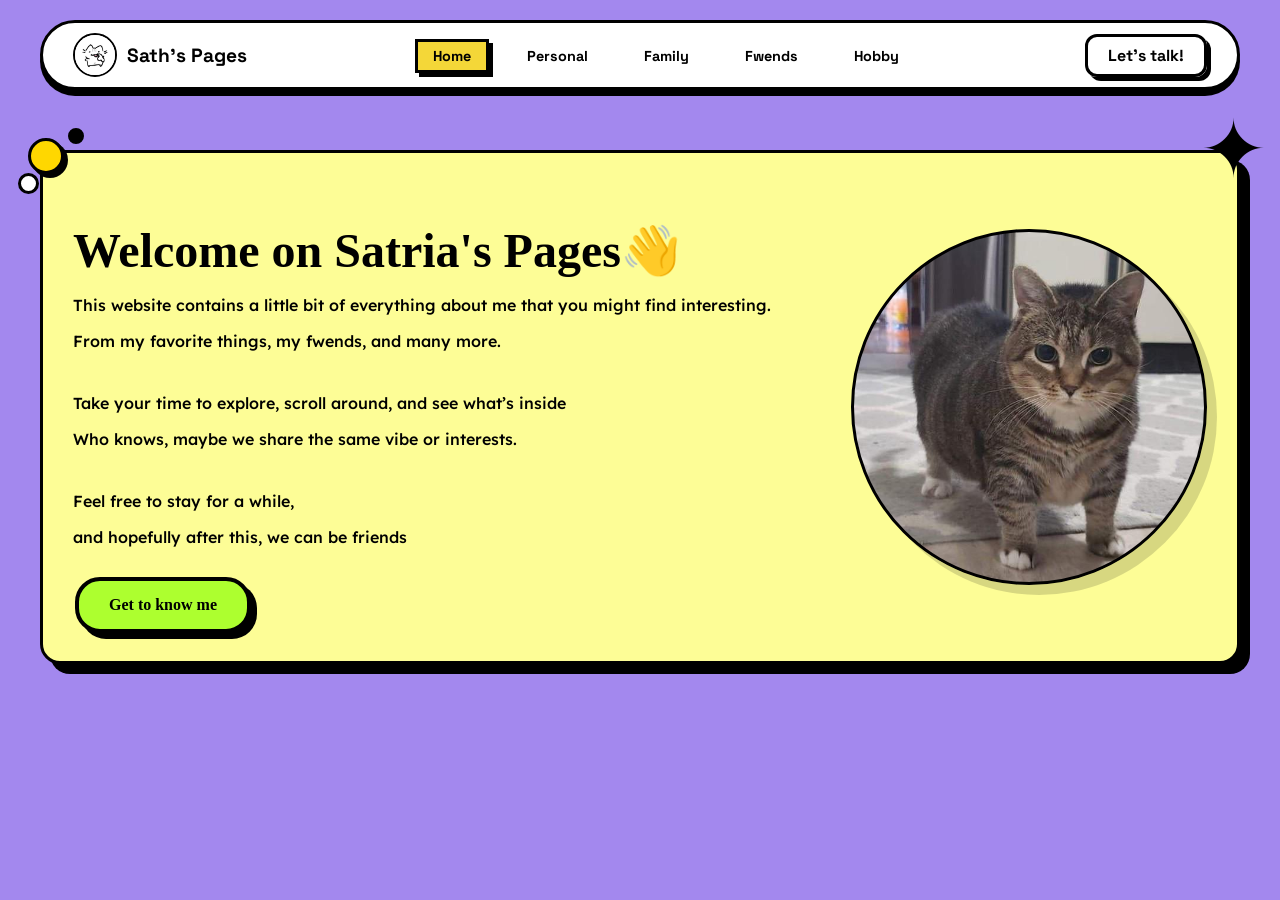
<file: SatriaAjiNursahid_IT2B_TB1/index.html>
<!DOCTYPE html>
<html lang="id">

<head>
  <meta charset="UTF-8" />
  <meta name="viewport" content="width=device-width, initial-scale=1.0" />
  <link rel="stylesheet" href="style.css">
  <link href="https://fonts.googleapis.com/css2?family=Space+Grotesk:wght@400;700&family=Lexend:wght@400;800&display=swap" rel="stylesheet">
  <title>Satria Aji Nursahid</title>

  <style>
    h2 {
      font-size: 3rem;
      margin-bottom: 10px;
    }

    body {
      overflow-x: hidden;
    }

    p {
      font-family: 'Lexend', sans-serif;
      font-weight: 500;
      color: #000000;
      margin-bottom: 1rem;
    }

    /* Animasi Putar & Skala untuk Sparkle */
    @keyframes sparkle-dance {
      0% { transform: rotate(0deg) scale(1); }
      50% { transform: rotate(180deg) scale(1.3); color: #a388ee; }
      100% { transform: rotate(360deg) scale(1); }
    }

    /* Animasi Denyut untuk Dot Kecil */
    @keyframes dot-pulse {
      0% { transform: scale(1); }
      50% { transform: scale(1.4); }
      100% { transform: scale(1); }
    }

    /* Styling & Animasi Sparkle */
    .sparkle {
      position: absolute;
      top: -50px;
      right: -30px;
      font-size: 5rem;
      color: #000;
      animation: sparkle-dance 4s linear infinite;
      cursor: default;
      user-select: none;
      transition: color 0.3s ease;
    }

    /* Reaksi Sparkle saat Card dihover */
    .card:hover .sparkle {
      color: #FF5733;
    }

    /* Styling & Animasi Dots */
    .dot {
      position: absolute;
      border: 3px solid #000;
      border-radius: 50%;
      animation: dot-pulse 3s ease-in-out infinite;
    }

    .dot1 { top: -15px; left: -15px; width: 30px; height: 30px; background: #FFD700; animation-delay: 0s; }
    .dot2 { top: 20px; left: -25px; width: 15px; height: 15px; background: #fff; animation-delay: 0.5s; }
    .dot3 { top: -25px; left: 25px; width: 10px; height: 10px; background: #000; animation-delay: 1s; }

    /* Interaksi pada Tombol */
    .btn-personal {
      display: inline-block;
      margin-top: 20px;
      padding: 15px 30px;
      background-color: greenyellow;
      color: #000;
      text-decoration: none;
      font-weight: 800;
      border: 4px solid #000;
      box-shadow: 6px 6px 0px #000;
      transition: all 0.2s active;
    }

    .btn-personal:hover {
      transform: translate(-4px, -4px);
      box-shadow: 10px 10px 0px #000;
      background-color: #a388ee;
      color: black;
    }

    /* Efek Card Utama Hover*/
    .card {
      position: relative;
      transition: transform 0.3s cubic-bezier(0.175, 0.885, 0.32, 1.275);
    }

    .card:hover {
      transform: scale(1.01);
    }
    
/* Tambahan untuk Navbar */
.nav-menu ul {
  list-style: none;
  display: flex;
  gap: 20px;
  padding: 0;
}

.nav-menu ul li a {
  text-decoration: none;
  color: #000;
  font-family: 'Space Grotesk', sans-serif;
  font-weight: 700;
  padding: 5px 15px;
  border: 3px solid transparent;
  transition: all 0.2s;
}

/* Style Kotak Kuning untuk Menu Active */
.nav-menu ul li a.active {
  background: #F4D738;
  border: 3px solid #000;
  box-shadow: 4px 4px 0px #000;
  color: #000;
}

  </style>
</head>

<body>

  <body>
    <header class="neo-header">
      <div class="header-container">
        <div class="logo">
          <img src="src/Kucing putih.jpg" alt="logo">
      <span>Sath's Pages</span>
      </div>
    
    <nav class="nav-menu">
      <ul>
        <li><a href="./index.html" class="active">Home</a></li>
        <li><a href="./personal.html">Personal</a></li>
        <li><a href="./keluarga.html">Family</a></li>
        <li><a href="./teman.html">Fwends</a></li>
        <li><a href="./hobi.html">Hobby</a></li>
      </ul>
    </nav>

        <div class="header-actions">
          <a href="https://instagram.com/sathphire_" class="btn-cta">Let's talk!</a>
        </div>
      </div>
    </header>

    <div class="main-content">
      <div class="card">
        <div class="card-text">
          <h2>Welcome on Satria's Pages👋</h2>
          <p>This website contains a little bit of everything about me that you might find interesting.</p>
          <p>From my favorite things, my fwends, and many more.</p>
          <br>
          <p>Take your time to explore, scroll around, and see what’s inside</p>
          <p>Who knows, maybe we share the same vibe or interests.</p>
          <br>
          <p>Feel free to stay for a while,</p>
          <p>and hopefully after this, we can be friends</p>
          <a href="./personal.html" class="btn-personal">Get to know me</a>
          <div class="dot dot1"></div>
          <div class="dot dot2"></div>
          <div class="dot dot3"></div>
        </div>

        <div class="card-profile">
          <div class="circle"></div>
        </div>

        <div class="sparkle">✦</div>
      </div>
    </div>

  </body>

</html>
</file>
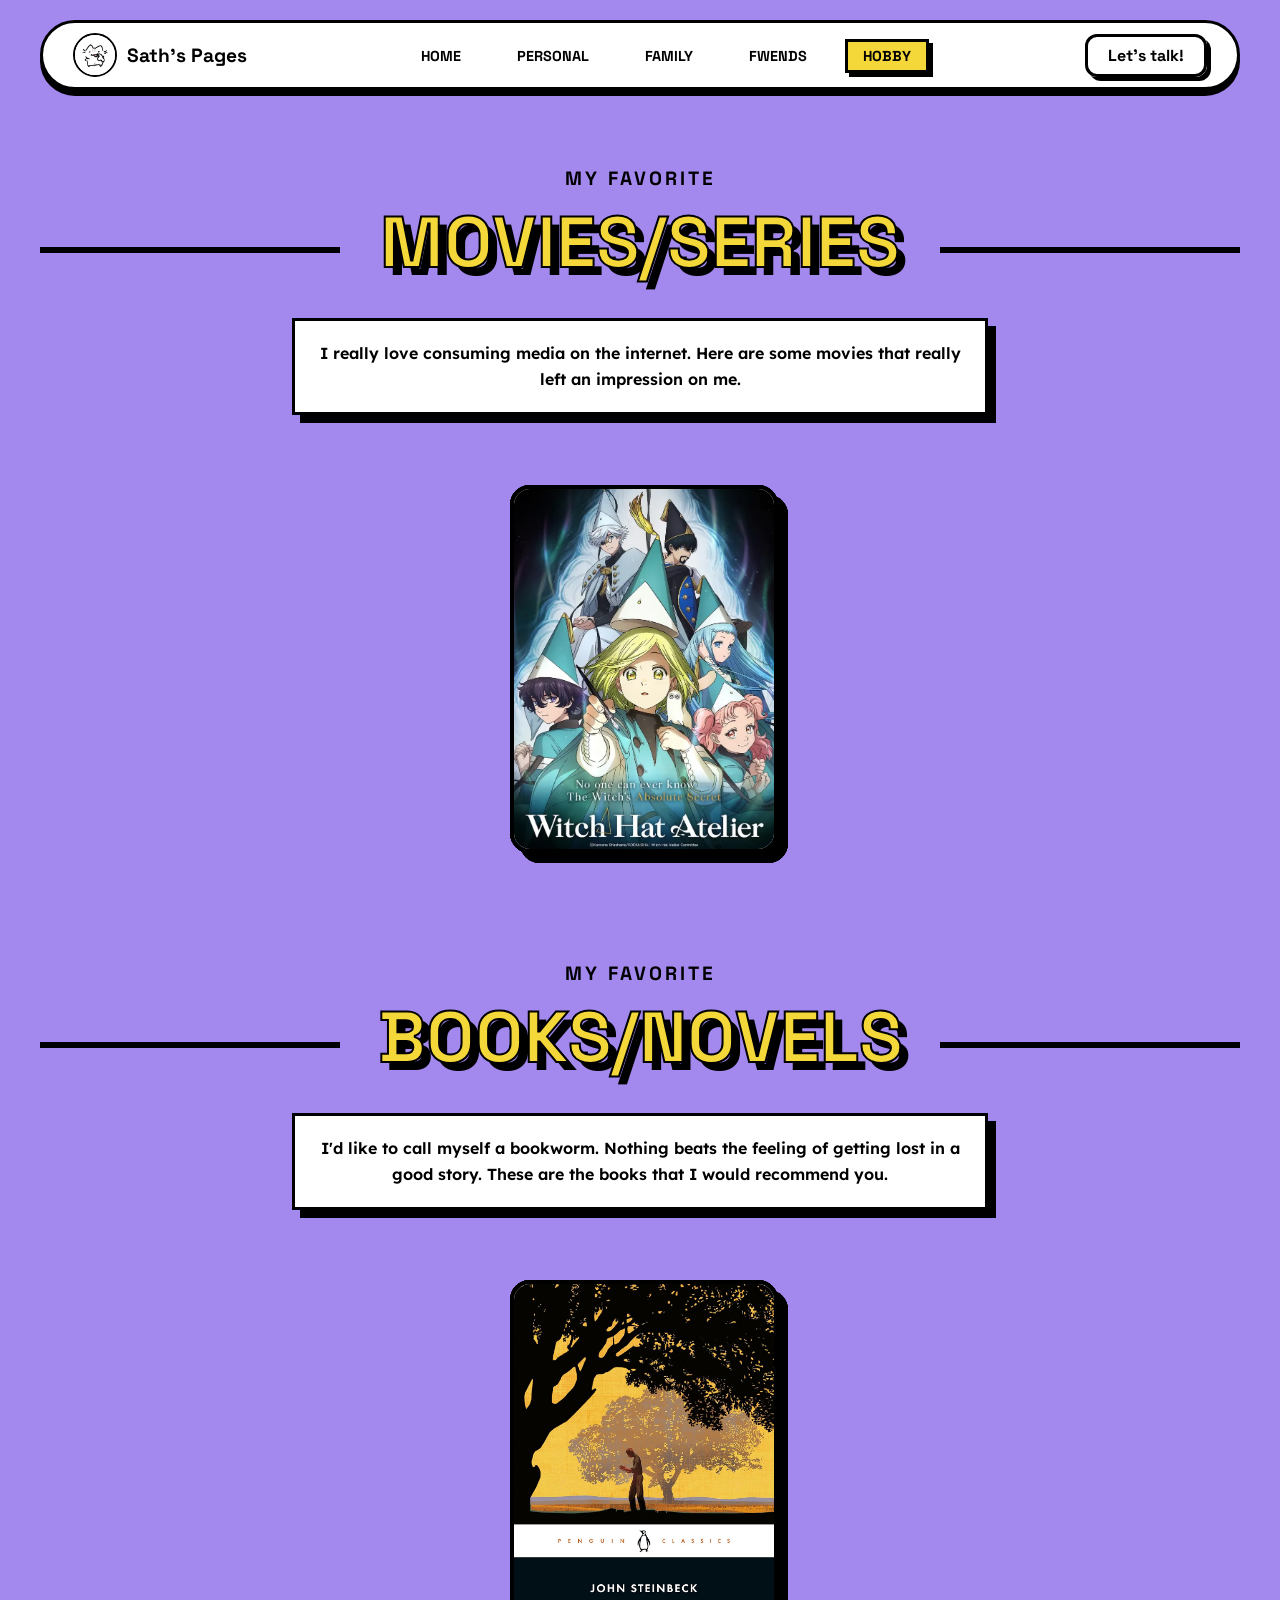
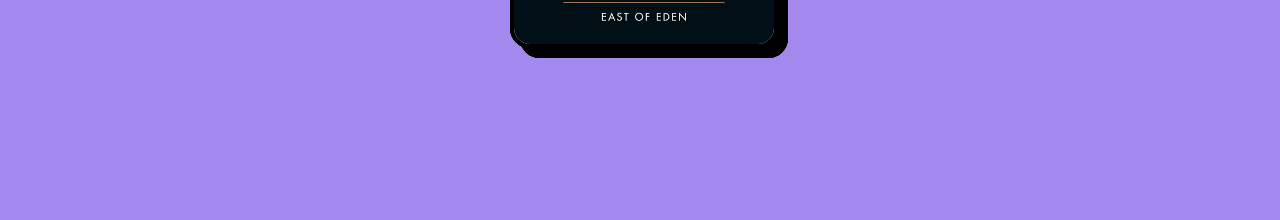
<file: SatriaAjiNursahid_IT2B_TB1/hobi.html>
<!DOCTYPE html>
<html lang="id">

<head>
  <meta charset="UTF-8" />
  <meta name="viewport" content="width=device-width, initial-scale=1.0" />
  <link rel="stylesheet" href="style.css">
  <link href="https://fonts.googleapis.com/css2?family=Space+Grotesk:wght@400;700;800&family=Lexend:wght@400;600;800&display=swap" rel="stylesheet">
  <title>Satria Aji Nursahid | Hobby</title>

  <style>
    :root {
      --bg-color: #a388ee;
      --accent-color: #F4D738;
      --text-dark: #000000;
      --card-white: #ffffff;
      --stroke-width: 3px;
      --font-heading: 'Space Grotesk', sans-serif;
      --font-body: 'Lexend', sans-serif;
    }

    body {
      background-color: var(--bg-color);
      margin: 0;
      color: var(--text-dark);
      font-family: var(--font-body);
    }

    .main-content {
      padding: 60px 20px;
      max-width: 1200px;
      margin: 0 auto;
    }

    /* Section Styling */
    .hobby-section {
      padding-bottom: 100px;
      overflow: hidden;
      margin-top: -20px;
    }

    .section-title {
      text-align: center;
      font-family: var(--font-heading);
      font-weight: 700;
      text-transform: uppercase;
      margin-bottom: 5px;
      font-size: 1.2rem;
      letter-spacing: 3px;
    }

    .section-title1 {
      text-align: center;
      margin-top: 0;
      margin-bottom: 30px;
      font-family: var(--font-heading);
      font-weight: 800;
      font-size: clamp(2rem, 8vw, 4.5rem); 
      text-transform: uppercase;
      position: relative;
      color: var(--accent-color);
      -webkit-text-stroke: 2px var(--text-dark);
      text-shadow: 8px 8px 0px var(--text-dark);
    }

    /* Garis Dekorasi Samping */
    .section-title1::before, .section-title1::after {
      content: '';
      width: 25%;
      height: 6px;
      background: var(--text-dark);
      position: absolute;
      top: 55%;
      display: none;
    }

    @media (min-width: 1024px) {
      .section-title1::before, .section-title1::after { display: block; }
      .section-title1::before { left: 0; }
      .section-title1::after { right: 0; }
    }

    /* Deskripsi Box */
    .hobby-desc {
      text-align: center;
      max-width: 650px;
      margin: 0 auto 50px auto;
      background: var(--card-white);
      padding: 20px;
      border: var(--stroke-width) solid var(--text-dark);
      box-shadow: 8px 8px 0px var(--text-dark);
      font-weight: 600;
      line-height: 1.6;
      font-family: var(--font-body);
    }

    /* Carousel Logic */
    .carousel-container {
      display: flex;
      justify-content: center;
      align-items: center;
      height: 400px;
      perspective: 1200px;
    }

    .carousel-wrapper {
      position: relative;
      width: 260px;
      height: 360px;
      transform-style: preserve-3d;
    }

    .carousel-wrapper:hover .carousel-item {
      animation-play-state: paused;
    }

    .carousel-item {
      position: absolute;
      width: 100%;
      height: 100%;
      border: 4px solid var(--text-dark);
      background: var(--card-white);
      border-radius: 20px;
      overflow: hidden;
      box-shadow: 10px 10px 0px var(--text-dark);
      animation: slide-auto 18s infinite linear;
      transition: all 0.3s cubic-bezier(0.175, 0.885, 0.32, 1.275);
    }

    .carousel-item img {
      width: 100%;
      height: 100%;
      object-fit: cover;
    }

    /* Overlay Judul saat Hover */
    .carousel-item::after {
      content: attr(data-name);
      position: absolute;
      bottom: 0;
      left: 0;
      width: 100%;
      background: var(--accent-color);
      color: var(--text-dark);
      padding: 15px 5px;
      font-family: var(--font-heading);
      font-weight: 800;
      text-transform: uppercase;
      text-align: center;
      border-top: 4px solid var(--text-dark);
      transform: translateY(100%);
      transition: transform 0.1s ease;
      font-size: 0.9rem;
    }

    .carousel-item:hover::after { transform: translateY(0); }
    .carousel-item:hover { box-shadow: 15px 15px 0px var(--text-dark); }

    @keyframes slide-auto {
      0%, 100% { transform: translateX(0) scale(1.2); z-index: 5; opacity: 1; border-color: var(--accent-color); }
      20% { transform: translateX(135%) scale(0.85); opacity: 0.8; z-index: 2; border-color: var(--text-dark); }
      40% { transform: translateX(270%) scale(0.7); opacity: 0.3; z-index: 1; }
      60% { transform: translateX(-270%) scale(0.7); opacity: 0.3; z-index: 1; }
      80% { transform: translateX(-135%) scale(0.85); opacity: 0.8; z-index: 2; }
    }

    .carousel-item:nth-child(1) { animation-delay: 0s; }
    .carousel-item:nth-child(2) { animation-delay: -3.6s; }
    .carousel-item:nth-child(3) { animation-delay: -7.2s; }
    .carousel-item:nth-child(4) { animation-delay: -10.8s; }
    .carousel-item:nth-child(5) { animation-delay: -14.4s; }

    /* Navbar Styling */
    .nav-menu ul {
      list-style: none;
      display: flex;
      gap: 20px;
      padding: 0;
    }

    .nav-menu ul li a {
      text-decoration: none;
      color: #000;
      font-family: var(--font-heading);
      font-weight: 800;
      text-transform: uppercase;
      font-size: 0.9rem;
      padding: 5px 15px;
      border: 3px solid transparent; 
      transition: all 0.2s;
    }

    .nav-menu ul li a.active {
      background: var(--accent-color);
      border: 3px solid #000;
      box-shadow: 4px 4px 0px #000;
      color: #000;
    }
  </style>
</head>

<body>

  <header class="neo-header">
    <div class="header-container">
      <div class="logo">
        <img src="src/Kucing putih.jpg" alt="logo">
        <span>Sath's Pages</span>
      </div>
      <nav class="nav-menu">
        <ul>
          <li><a href="./index.html">Home</a></li>
          <li><a href="./personal.html">Personal</a></li>
          <li><a href="./keluarga.html">Family</a></li>
          <li><a href="./teman.html">Fwends</a></li>
          <li><a href="./hobi.html" class="active">Hobby</a></li>
        </ul>
      </nav>
      <div class="header-actions">
        <a href="https://instagram.com/sathphire_" class="btn-cta">Let's talk!</a>
      </div>
    </div>
  </header>

  <main class="main-content">
    
    <section class="hobby-section">
      <h2 class="section-title">My Favorite</h2>
      <h1 class="section-title1">Movies/Series</h1>
      <div class="hobby-desc">
        I really love consuming media on the internet. Here are some movies that really left an impression on me.
      </div>

      <div class="carousel-container">
        <div class="carousel-wrapper">
          <div class="carousel-item" data-name="Sousou no Frieren"><img src="src/Sousou No Frieren.webp" alt="1"></div>
          <div class="carousel-item" data-name="A Man Called Otto"><img src="src/A man called Otto.webp" alt="2"></div>
          <div class="carousel-item" data-name="Everything Everywhere All At Once"><img src="src/Everything everywhere all at once.jpg" alt="3"></div>
          <div class="carousel-item" data-name="Monster"><img src="src/Monsters.webp" alt="4"></div>
          <div class="carousel-item" data-name="Witch Hat Atelier"><img src="src/Witch Hat Atelier.webp" alt="5"></div>
        </div>
      </div>
    </section>

    <section class="hobby-section">
      <h2 class="section-title">My Favorite</h2>
      <h1 class="section-title1">Books/Novels</h1>
      <div class="hobby-desc">
        I'd like to call myself a bookworm. Nothing beats the feeling of getting lost in a good story. These are the books that I would recommend you.
      </div>

      <div class="carousel-container">
        <div class="carousel-wrapper">
          <div class="carousel-item" data-name="The Brothers Karamazov"><img src="src/TBK.jpg" alt="1"></div>
          <div class="carousel-item" data-name="Meniti Bianglala"><img src="src/Meniti Bianglala.jpg" alt="2"></div>
          <div class="carousel-item" data-name="Catcher in the Rye"><img src="src/The Catcher in the rye.webp" alt="3"></div>
          <div class="carousel-item" data-name="Katabasis"><img src="src/Katabasis.jpg" alt="4"></div>
          <div class="carousel-item" data-name="East of Eden"><img src="src/East of Eden.jpg" alt="5"></div>
        </div>
      </div>
    </section>

  </main>

</body>
</html>
</file>
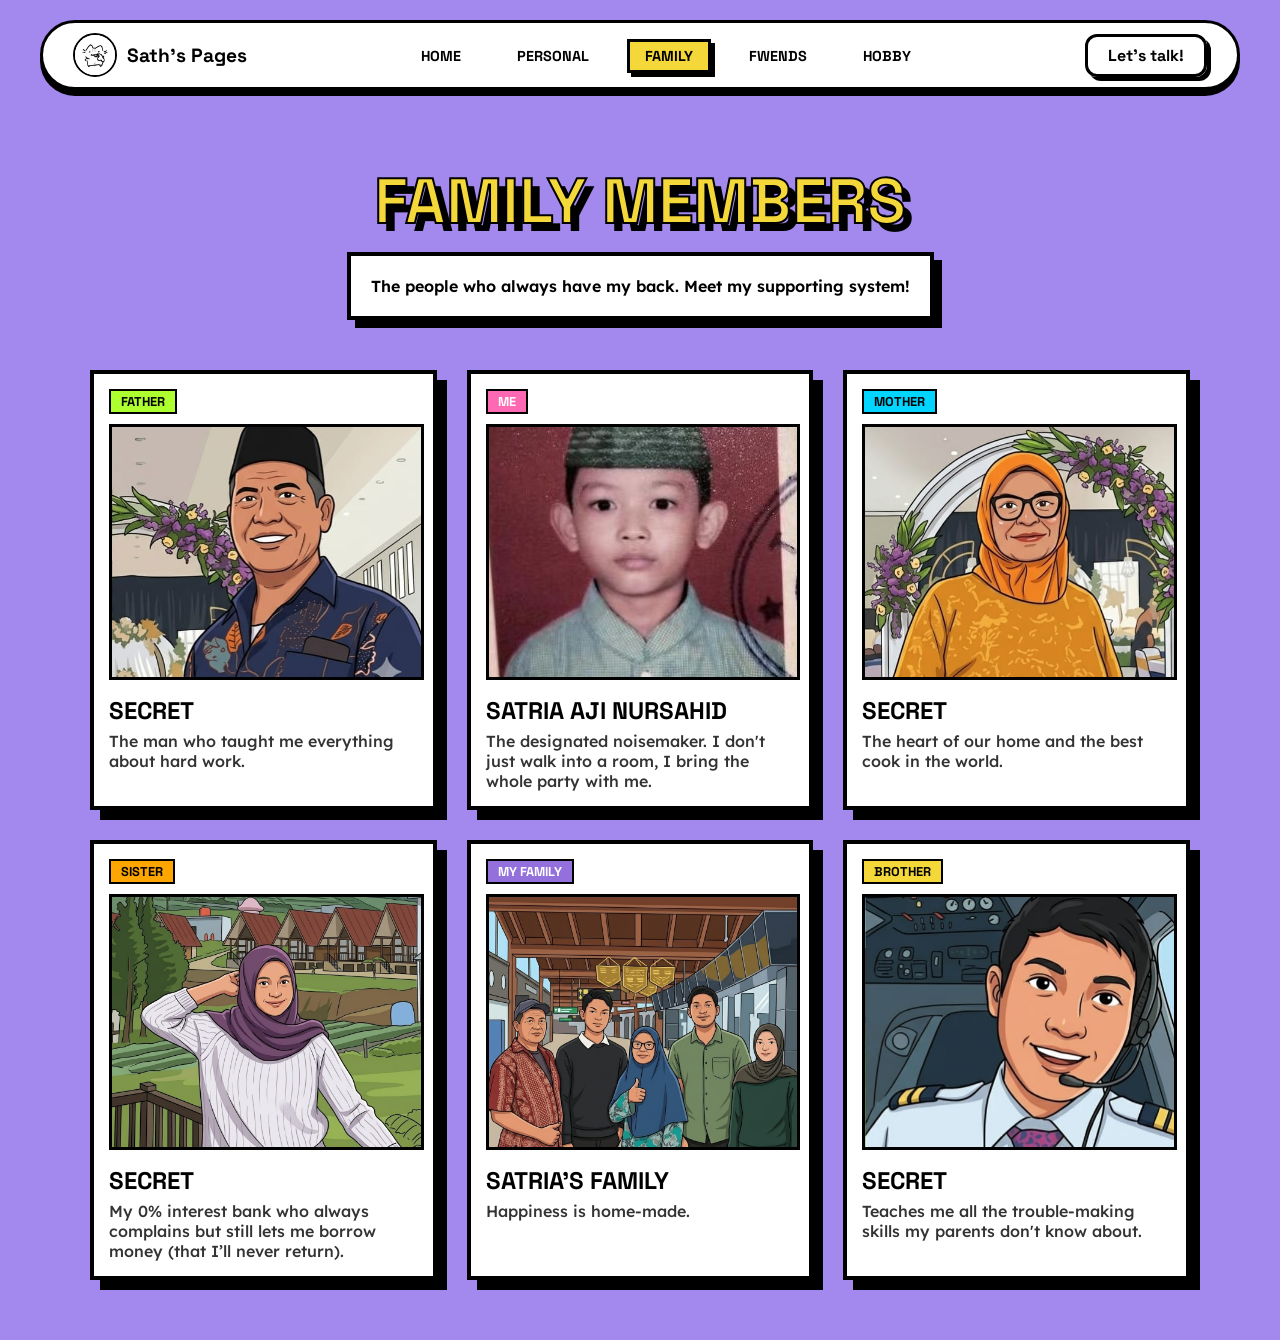
<file: SatriaAjiNursahid_IT2B_TB1/keluarga.html>
<!DOCTYPE html>
<html lang="id">

<head>
  <meta charset="UTF-8" />
  <meta name="viewport" content="width=device-width, initial-scale=1.0" />
  <link rel="stylesheet" href="style.css">
  <link href="https://fonts.googleapis.com/css2?family=Space+Grotesk:wght@400;700;800&family=Lexend:wght@400;500;600;800&display=swap" rel="stylesheet">
  <title>Satria Aji Nursahid | Family</title>

  <style>
    /* Penyamaan Font & Warna agar Sejenis */
    :root {
      --bg-color: #A388EE;
      --accent-color: #F4D738;
      --text-dark: #000000;
      --font-heading: 'Space Grotesk', sans-serif;
      --font-body: 'Lexend', sans-serif;
    }

    /* Reset & Base */
    body {
      overflow-x: hidden;
      margin: 0;
      background-color: var(--bg-color);
      font-family: var(--font-body);
    }

    .main-content {
      padding: 60px 20px;
      max-width: 1100px;
      margin: 0 auto;
    }

    /* NAVBAR */
    .nav-menu ul {
      list-style: none;
      display: flex;
      gap: 20px;
      padding: 0;
    }

    .nav-menu ul li a {
      text-decoration: none;
      color: #000;
      font-family: var(--font-heading);
      font-weight: 800; 
      text-transform: uppercase;
      font-size: 0.9rem;
      padding: 5px 15px;
      border: 3px solid transparent;
      transition: all 0.2s;
    }

    .nav-menu ul li a.active {
      background: var(--accent-color);
      border: 3px solid #000;
      box-shadow: 4px 4px 0px #000;
      color: black;
    }

    /* HEADER SECTION */
    .family-header {
      text-align: center;
      margin-bottom: 50px;
    }

    .family-header h1 {
      font-family: var(--font-heading);
      font-weight: 800;
      font-size: clamp(2.5rem, 8vw, 4rem);
      color: var(--accent-color);
      -webkit-text-stroke: 2px #000;
      text-shadow: 8px 8px 0px #000;
      text-transform: uppercase;
      margin-bottom: 10px;
      margin-top: -10px;
    }

    .intro-box {
      background: #fff;
      border: 4px solid #000;
      padding: 20px;
      display: inline-block;
      box-shadow: 8px 8px 0px #000;
      font-family: var(--font-body);
      font-weight: 600;
    }

    /* FAMILY GRID */
    .family-grid {
      display: grid;
      grid-template-columns: repeat(auto-fit, minmax(300px, 1fr));
      gap: 30px;
      margin-top: 40px;
    }

    .family-card {
      background: #fff;
      border: 4px solid #000;
      padding: 15px;
      box-shadow: 10px 10px 0px #000;
      transition: transform 0.3s ease;
    }

    .family-card:hover {
      transform: translateY(-10px) rotate(2deg);
    }

    .photo-frame {
      width: 100%;
      height: 250px;
      border: 3px solid #000;
      overflow: hidden;
      margin-bottom: 15px;
      background: #eee;
    }

    .photo-frame img {
      width: 100%;
      height: 100%;
      object-fit: cover;
    }

    .family-info h3 {
      font-family: var(--font-heading);
      font-weight: 800;
      margin: 0;
      font-size: 1.5rem;
      text-transform: uppercase;
      color: #000;
    }

    .family-info p {
      font-family: var(--font-body);
      font-weight: 500;
      margin: 5px 0 0;
      color: #333;
    }

    .tag-relation {
      display: inline-block;
      background: greenyellow;
      padding: 2px 10px;
      border: 2px solid #000;
      font-family: var(--font-heading);
      font-weight: 800;
      font-size: 0.8rem;
      margin-bottom: 10px;
      text-transform: uppercase;
    }

    /* DECORATION */
    .star {
      font-size: 2rem;
      margin-bottom: 10px;
      display: inline-block;
    }

  </style>
</head>

<body>

  <header class="neo-header">
    <div class="header-container">
      <div class="logo">
        <img src="src/Kucing putih.jpg" alt="logo">
        <span>Sath's Pages</span>
      </div>
    
      <nav class="nav-menu">
        <ul>
          <li><a href="./index.html">Home</a></li>
          <li><a href="./personal.html">Personal</a></li>
          <li><a href="./keluarga.html" class="active">Family</a></li>
          <li><a href="./teman.html">Fwends</a></li>
          <li><a href="./hobi.html">Hobby</a></li>
        </ul>
      </nav>

      <div class="header-actions">
        <a href="https://instagram.com/sathphire_" class="btn-cta">Let's talk!</a>
      </div>
    </div>
  </header>

  <main class="main-content">
    <section class="family-header">
      <h1>Family Members</h1>
      <div class="intro-box">
        The people who always have my back. Meet my supporting system!
      </div>
    </section>

    <div class="family-grid">
      <div class="family-card">
        <div class="tag-relation">Father</div>
        <div class="photo-frame">
          <img src="src/Dad.jpeg" alt="Ayah Satria">
        </div>
        <div class="family-info">
          <h3>Secret</h3>
          <p>The man who taught me everything about hard work.</p>
        </div>
      </div>

      <div class="family-card">
        <div class="tag-relation" style="background: #ff69b4; color: #fff;">Me</div>
        <div class="photo-frame">
          <img src="src/Sath Child.jpeg" alt="Me">
        </div>
        <div class="family-info">
          <h3>Satria Aji Nursahid</h3>
          <p>The designated noisemaker. I don't just walk into a room, I bring the whole party with me.</p>
        </div>
      </div>

      <div class="family-card">
        <div class="tag-relation" style="background: #00d4ff;">Mother</div>
        <div class="photo-frame">
          <img src="src/Mom.jpeg" alt="Ibu Satria">
        </div>
        <div class="family-info">
          <h3>Secret</h3>
          <p>The heart of our home and the best cook in the world.</p>
        </div>
      </div>

      <div class="family-card">
        <div class="tag-relation" style="background: #ffa500;">Sister</div>
        <div class="photo-frame">
          <img src="src/Sister.jpeg" alt="Kakak Satria">
        </div>
        <div class="family-info">
          <h3>Secret</h3>
          <p>My 0% interest bank who always complains but still lets me borrow money (that I’ll never return).</p>
        </div>
      </div>

      <div class="family-card">
        <div class="tag-relation" style="background: #9370db; color: #fff;">My Family</div>
        <div class="photo-frame">
          <img src="src/FamilyPhoto.jpeg" alt="Satria's Family">
        </div>
        <div class="family-info">
          <h3>Satria's Family</h3>
          <p>Happiness is home-made.</p>
        </div>
      </div>

      <div class="family-card">
        <div class="tag-relation" style="background: #F4D738;">Brother</div>
        <div class="photo-frame">
          <img src="src/Brother.jpeg" alt="Brother">
        </div>
        <div class="family-info">
          <h3>Secret</h3>
          <p>Teaches me all the trouble-making skills my parents don't know about.</p>
        </div>
      </div>
    </div>
  </main>

</body>
</html>
</file>
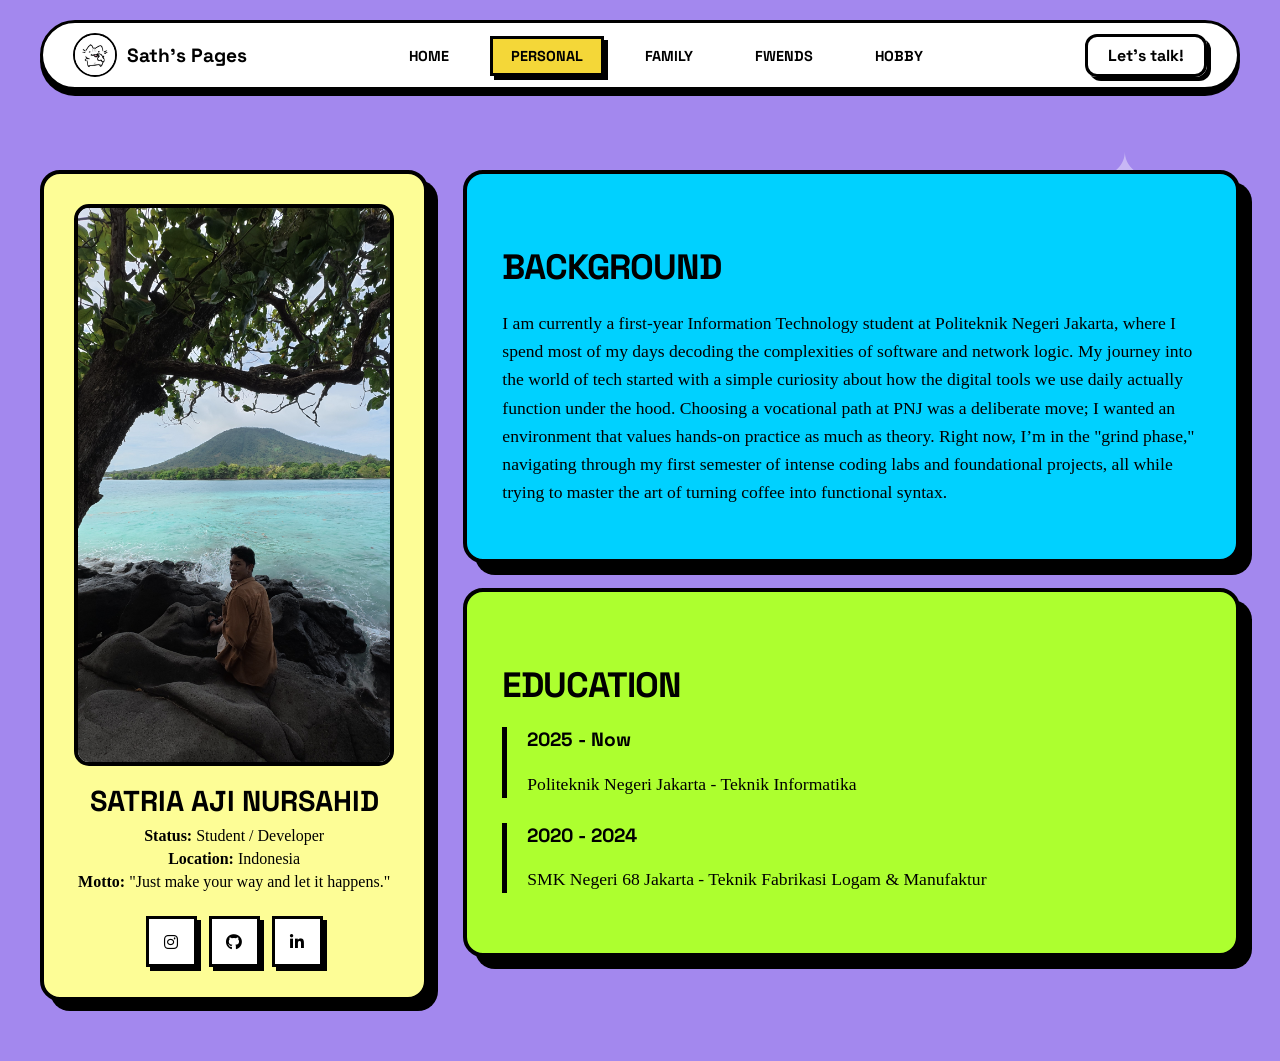
<file: SatriaAjiNursahid_IT2B_TB1/personal.html>
<!DOCTYPE html>
<html lang="id">

<head>
  <meta charset="UTF-8" />
  <meta name="viewport" content="width=device-width, initial-scale=1.0" />
  <link rel="stylesheet" href="style.css">
  <link href="https://fonts.googleapis.com/css2?family=Space+Grotesk:wght@400;700;800&family=Lexend:wght@400;500;600;800&display=swap" rel="stylesheet">
  <link rel="stylesheet" href="https://cdnjs.cloudflare.com/ajax/libs/font-awesome/6.5.1/css/all.min.css">
  <title>Satria Aji Nursahid | Personal</title>

  <style>
    /* Penyamaan Font & Warna */
    :root {
      --bg-color: #a388ee;
      --accent-color: #F4D738;
      --text-dark: #000000;
      --card-yellow: #FDFD96;
      --font-heading: 'Space Grotesk', sans-serif;
      --font-body: 'Lexend', sans-serif;
    }

    body {
      background-color: var(--bg-color);
      margin: 0;
      color: var(--text-dark);
      font-family: var(--font-body);
      overflow-x: hidden;
    }

    .main-content {
      padding: 60px 20px;
      text-align: left;
      position: relative;
      z-index: 2;
    }

    /* Hiasan Bintang */
    .decor-star {
      position: fixed;
      font-size: 4rem;
      color: #fff;
      z-index: 1;
      opacity: 0.4;
      pointer-events: none;
      user-select: none;
      animation: floating 5s ease-in-out infinite;
    }
    .star-1 { top: 15%; right: 10%; }
    .star-2 { bottom: 10%; left: 5%; animation-delay: 2s; }

    @keyframes floating {
      0%, 100% { transform: translateY(0px) rotate(0deg); }
      50% { transform: translateY(-20px) rotate(15deg); }
    }

    /* Layout Personal Grid */
    .personal-grid {
      display: grid;
      grid-template-columns: 1fr 2fr;
      gap: 35px;
      max-width: 1200px;
      margin: 0 auto;
    }

    /* Profile Card (Kiri) */
    .profile-card {
      background: var(--card-yellow);
      border: 4px solid #000;
      border-radius: 20px;
      padding: 30px;
      box-shadow: 10px 10px 0px #000;
      text-align: center;
      height: fit-content;
    }

    .profile-img-container {
      border: 4px solid #000;
      border-radius: 15px;
      overflow: hidden;
      margin-bottom: 20px;
      background: white;
    }

    .neo-img {
      width: 100%;
      display: block;
      filter: grayscale(20%);
    }

    .bio-info h2 {
      font-family: var(--font-heading);
      font-weight: 800;
      font-size: 1.8rem;
      text-transform: uppercase;
      margin: 15px 0 10px 0;
      line-height: 1.1;
    }

    .bio-info p {
      font-weight: 500;
      margin: 5px 0;
    }

    /* Social Icons */
    .social-links {
      display: flex;
      justify-content: center;
      gap: 12px;
      margin-top: 25px;
    }

    .social-item {
      width: 45px;
      height: 45px;
      border: 3px solid #000;
      background: #fff;
      display: flex;
      align-items: center;
      justify-content: center;
      text-decoration: none;
      color: #000;
      box-shadow: 4px 4px 0px #000;
      transition: 0.2s;
    }

    .social-item:hover {
      transform: translate(-2px, -2px);
      box-shadow: 6px 6px 0px #000;
      color: #fff;
    }
    .social-item.ig:hover { background: #E1306C; }
    .social-item.gh:hover { background: #333; }
    .social-item.in:hover { background: #0077b5; }

    /* Details Section (Kanan) */
    .details-section {
      display: flex;
      flex-direction: column;
      gap: 25px;
    }

    .info-box {
      border: 4px solid #000;
      border-radius: 20px;
      padding: 35px;
      box-shadow: 12px 12px 0px #000;
    }

    .info-box h3 {
      font-family: var(--font-heading);
      font-weight: 800;
      font-size: 2.2rem;
      margin-bottom: 20px;
      text-transform: uppercase;
      letter-spacing: -1px;
    }

    .bg-blue { background-color: #00D1FF; }
    .bg-pink { background-color: #ADFF2F; color: black; }

    .info-box p {
      font-size: 1.1rem;
      line-height: 1.6;
      font-weight: 500;
    }

    /* List Pendidikan */
    .education-list {
      list-style: none;
      padding: 0;
    }

    .education-list li {
      margin-bottom: 25px;
      padding-left: 20px;
      border-left: 5px solid #000;
    }

    .year {
      font-weight: 800;
      font-family: var(--font-heading);
      font-size: 1.2rem;
      display: block;
      margin-bottom: 5px;
    }

    /* Navbar Styling */
    .nav-menu ul {
      list-style: none;
      display: flex;
      gap: 20px;
      padding: 0;
    }

    .nav-menu ul li a {
      text-decoration: none;
      color: #000;
      font-family: var(--font-heading);
      font-weight: 800;
      text-transform: uppercase;
      font-size: 0.9rem;
      padding: 8px 18px;
      border: 3px solid transparent;
      transition: 0.2s;
    }

    .nav-menu ul li a.active {
      background: var(--accent-color);
      border: 3px solid #000;
      box-shadow: 4px 4px 0px #000;
      color: #000;
    }

    @media (max-width: 900px) {
      .personal-grid { grid-template-columns: 1fr; }
      .info-box h3 { font-size: 1.8rem; }
    }
  </style>
</head>

<body>
  <div class="decor-star star-1">✦</div>
  <div class="decor-star star-2">✦</div>

  <header class="neo-header">
    <div class="header-container">
      <div class="logo">
        <img src="src/Kucing putih.jpg" alt="logo">
        <span>Sath's Pages</span>
      </div>
      <nav class="nav-menu">
        <ul>
          <li><a href="./index.html">Home</a></li>
          <li><a href="./personal.html" class="active">Personal</a></li>
          <li><a href="./keluarga.html">Family</a></li>
          <li><a href="./teman.html">Fwends</a></li>
          <li><a href="./hobi.html">Hobby</a></li>
        </ul>
      </nav>
      <div class="header-actions">
        <a href="https://instagram.com/sathphire_" class="btn-cta" target="_blank">Let's talk!</a>
      </div>
    </div>
  </header>

  <main class="main-content">
    <div class="personal-grid">
      <section class="profile-card">
        <div class="profile-img-container">
          <img src="src/Satria Aji N.JPG" alt="Satria Aji Nursahid" class="neo-img">
        </div>
        <div class="bio-info">
          <h2>Satria Aji Nursahid</h2>
          <p><strong>Status:</strong> Student / Developer</p>
          <p><strong>Location:</strong> Indonesia</p>
          <p><strong>Motto:</strong> "Just make your way and let it happens."</p>
          
          <div class="social-links">
            <a href="https://instagram.com/sathphire_" class="social-item ig" title="Instagram" target="_blank">
              <i class="fa-brands fa-instagram"></i>
            </a>
            <a href="https://github.com/Aji-Nursahid" class="social-item gh" title="GitHub">
              <i class="fa-brands fa-github"></i>
            </a>
            <a href="https://www.linkedin.com/in/satria-aji-nursahid-1a107a287" class="social-item in" title="LinkedIn">
              <i class="fa-brands fa-linkedin-in"></i>
            </a>
          </div>
        </div>
      </section>

      <section class="details-section">
        <div class="info-box bg-blue">
          <h3>Background</h3>
          <p>I am currently a first-year Information Technology student at Politeknik Negeri Jakarta, where I spend most of my days decoding the complexities of software and network logic. My journey into the world of tech started with a simple curiosity about how the digital tools we use daily actually function under the hood. Choosing a vocational path at PNJ was a deliberate move; I wanted an environment that values hands-on practice as much as theory. Right now, I’m in the "grind phase," navigating through my first semester of intense coding labs and foundational projects, all while trying to master the art of turning coffee into functional syntax.</p>
        </div>

        <div class="info-box bg-pink">
          <h3>Education</h3>
          <ul class="education-list">
            <li>
              <span class="year">2025 - Now</span>
              <p>Politeknik Negeri Jakarta - Teknik Informatika</p>
            </li>
            <li>
              <span class="year">2020 - 2024</span>
              <p>SMK Negeri 68 Jakarta - Teknik Fabrikasi Logam & Manufaktur</p>
            </li>
          </ul>
        </div>
      </section>
    </div>
  </main>
</body>

</html>
</file>
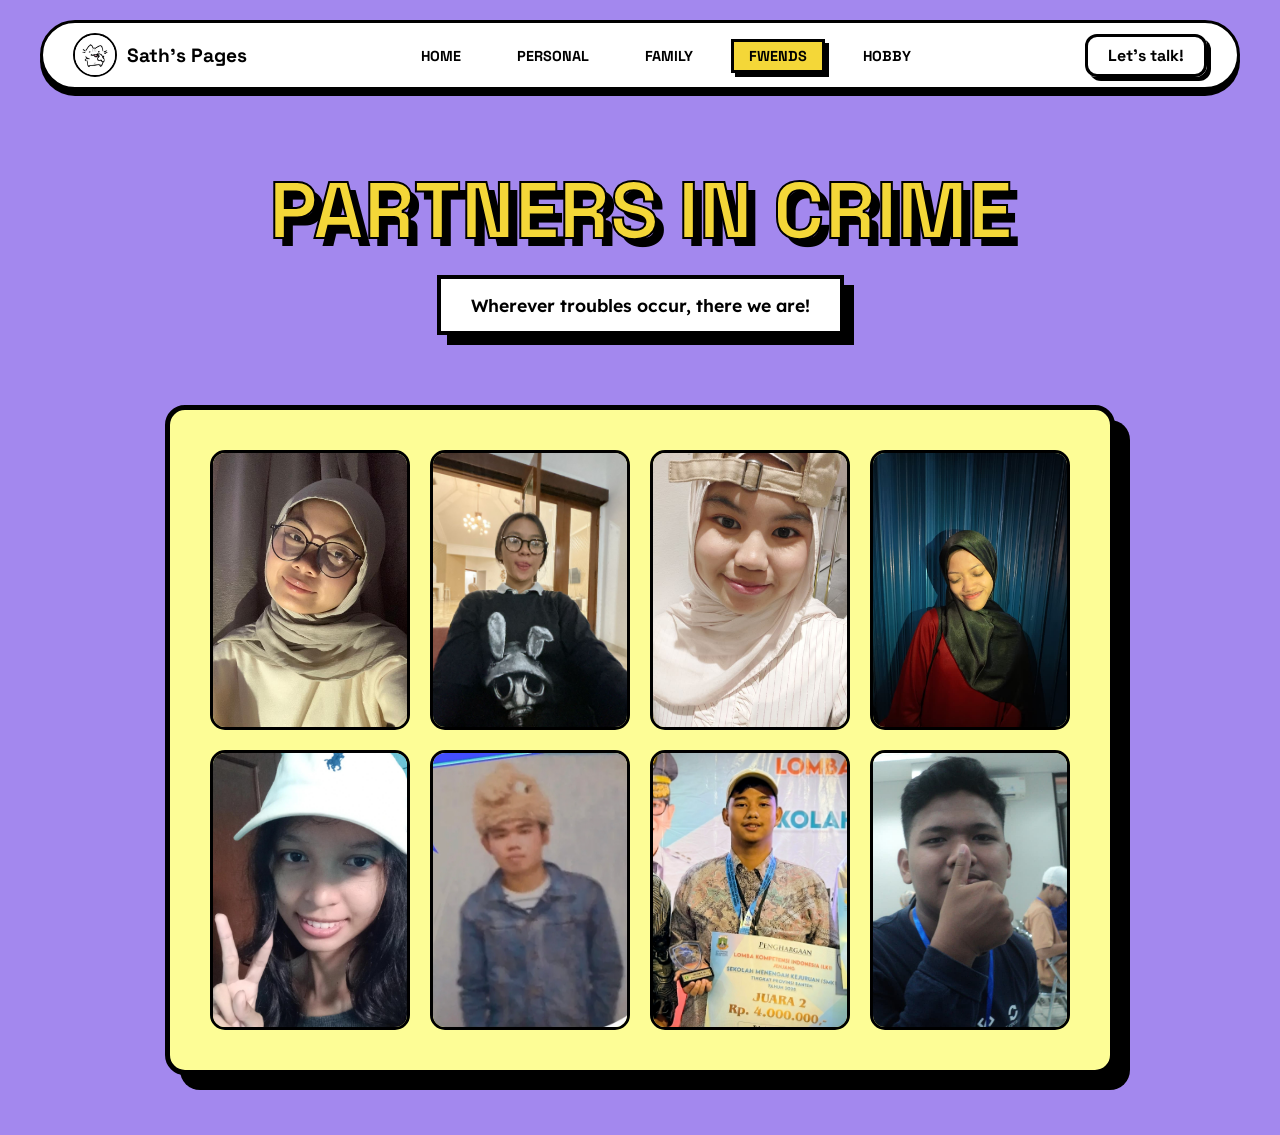
<file: SatriaAjiNursahid_IT2B_TB1/teman.html>
<!DOCTYPE html>
<html lang="id">

<head>
  <meta charset="UTF-8" />
  <meta name="viewport" content="width=device-width, initial-scale=1.0" />
  <link href="https://fonts.googleapis.com/css2?family=Space+Grotesk:wght@400;700;800&family=Lexend:wght@400;500;600;800&display=swap" rel="stylesheet">
  <title>Satria Aji Nursahid | Fwends</title>
  <link rel="stylesheet" href="style.css">

  <style>
    /* Penyamaan Font & Warna */
    :root {
      --bg-color: #a388ee;
      --accent-color: #F4D738;
      --text-dark: #000000;
      --card-yellow: #fdfd96;
      --font-heading: 'Space Grotesk', sans-serif;
      --font-body: 'Lexend', sans-serif;
    }

    body {
      background-color: var(--bg-color);
      margin: 0;
      color: var(--text-dark);
      font-family: var(--font-body);
      overflow-x: hidden;
    }

    .main-content {
      padding: 60px 20px;
      display: flex;
      flex-direction: column;
      align-items: center;
      justify-content: flex-start;
    }

    /* STYLE HEADER */
    .family-header {
      text-align: center;
      margin-bottom: 50px;
      width: 100%;
    }

    .section-title-large {
      font-family: var(--font-heading);
      font-weight: 800;
      font-size: clamp(2.5rem, 8vw, 5rem);
      text-transform: uppercase;
      color: var(--accent-color);
      margin: 0;
      line-height: 1;
      -webkit-text-stroke: 2px black;
      text-shadow: 8px 8px 0px black;
    }

    .intro-box {
      background: white;
      border: 4px solid black;
      padding: 15px 30px;
      display: inline-block;
      margin-top: 25px; 
      box-shadow: 10px 10px 0px black;
      position: relative;
      z-index: 2;
    }

    .intro-box p {
      font-family: var(--font-body);
      font-weight: 600;
      font-size: 1.1rem;
      margin: 0;
      color: black;
    }

    /* KOTAK TABEL */
    .table-container-box {
      background-color: var(--card-yellow);
      border: 5px solid black;
      padding: 40px;
      box-shadow: 15px 15px 0px black;
      margin-top: 20px;
      max-width: 1050px;
      display: flex;
      justify-content: center;
      border-radius: 20px;
    }

    .grid-container {
      display: grid;
      grid-template-columns: repeat(4, 1fr);
      gap: 20px;
      max-width: 1000px;
    }

    /* FLIP CARD */
    .flip-card {
      width: 200px;
      height: 280px;
      perspective: 1000px;
    }

    .flip-control {
      display: none;
    }

    .flip-card-inner {
      position: relative;
      width: 100%;
      height: 100%;
      transition: transform 0.6s;
      transform-style: preserve-3d;
      cursor: pointer;
      display: block;
    }

    .flip-control:checked + .flip-card-inner {
      transform: rotateY(180deg);
    }

    .flip-card-front, .flip-card-back {
      position: absolute;
      width: 100%;
      height: 100%;
      backface-visibility: hidden;
      border-radius: 15px;
      box-sizing: border-box; 
      border: 3px solid black;
    }

    .flip-card-back {
      background-color: var(--accent-color);
      color: black;
      transform: rotateY(180deg);
      display: flex;
      flex-direction: column;
      justify-content: center;
      align-items: center;
      padding: 15px; 
      text-align: center;
      box-shadow: inset 5px 5px 0px rgba(0,0,0,0.1);
    }

    .flip-card-back h3 {
      font-family: var(--font-heading);
      font-weight: 800;
      text-transform: uppercase;
      font-size: 1.1rem;
      margin-bottom: 10px;
    }

    .flip-card-back p {
      font-family: var(--font-body);
      font-weight: 500;
      font-size: 0.9rem;
    }

    .flip-card-back a {
      color: black;
      text-decoration: underline;
      font-weight: 800;
    }

    .flip-card-front {
      background-color: #bbb;
      overflow: hidden;
    }

    .flip-card-front img {
      width: 100%;
      height: 100%;
      object-fit: cover;
    }

    /* NAVBAR */
    .nav-menu ul {
      list-style: none;
      display: flex;
      gap: 20px;
      padding: 0;
    }

    .nav-menu ul li a {
      text-decoration: none;
      color: #000;
      font-family: var(--font-heading);
      font-weight: 800;
      text-transform: uppercase;
      font-size: 0.9rem;
      padding: 5px 15px;
      border: 3px solid transparent;
      transition: all 0.2s;
    }

    .nav-menu ul li a.active {
      background: var(--accent-color);
      border: 3px solid #000;
      box-shadow: 4px 4px 0px #000;
      color: #000;
    }

    .sparkle {
      font-size: 3rem;
      margin-top: 20px;
      color: white;
    }

    @media (max-width: 1100px) {
        .table-container-box { width: 90%; padding: 20px; }
        .grid-container { grid-template-columns: repeat(2, 1fr); }
        .flip-card { width: 100%; max-width: 200px; }
    }
  </style>
</head>

<body>
  <header class="neo-header">
    <div class="header-container">
      <div class="logo">
        <img src="src/Kucing putih.jpg" alt="logo">
        <span>Sath's Pages</span>
      </div>
      <nav class="nav-menu">
        <ul>
          <li><a href="./index.html">Home</a></li>
          <li><a href="./personal.html">Personal</a></li>
          <li><a href="./keluarga.html">Family</a></li>
          <li><a href="./teman.html" class="active">Fwends</a></li>
          <li><a href="./hobi.html">Hobby</a></li>
        </ul>
      </nav>
      <div class="header-actions">
        <a href="https://instagram.com/sathphire_" class="btn-cta" target="_blank">Let's talk!</a>
      </div>
    </div>
  </header>

  <main class="main-content">
    <section class="family-header">
      <h1 class="section-title-large">PARTNERS IN CRIME</h1>
      <div class="intro-box">
        <p>Wherever troubles occur, there we are!</p>
      </div>
    </section>

    <div class="table-container-box">
      <div class="grid-container">
        <div class="flip-card">
          <input type="checkbox" id="cb1" class="flip-control">
          <label for="cb1" class="flip-card-inner">
            <div class="flip-card-front">
              <img src="./src/Kesya Rizqia.jpeg" alt="Kesya">
            </div>
            <div class="flip-card-back">
              <h3>Kesya Rizqia</h3>
              <p>IG : <a href="https://instagram.com/syaaaqiaa_">@syaaaqiaa_</a> </p>
            </div>
          </label>
        </div>

        <div class="flip-card">
          <input type="checkbox" id="cb2" class="flip-control">
          <label for="cb2" class="flip-card-inner">
            <div class="flip-card-front">
              <img src="./src/Rizka Cahya.jpeg" alt="Rizka">
            </div>
            <div class="flip-card-back">
              <h3>Rizka Cahya</h3>
              <p>IG : <a href="https://instagram.com/cac_rsk">@cac_rsk</a> </p>
            </div>
          </label>
        </div>

        <div class="flip-card">
          <input type="checkbox" id="cb3" class="flip-control">
          <label for="cb3" class="flip-card-inner">
            <div class="flip-card-front">
              <img src="./src/Nabilla Wardani.jpeg" alt="Nabilla">
            </div>
            <div class="flip-card-back">
              <h3>Nabilla Dwi Wardani</h3>
              <p>IG : <a href="https://instagram.com/nabilaadwrn">@nabilaadwrn</a> </p>
            </div>
          </label>
        </div>

        <div class="flip-card">
          <input type="checkbox" id="cb4" class="flip-control">
          <label for="cb4" class="flip-card-inner">
            <div class="flip-card-front">
              <img src="./src/Asna Qonita.jpeg" alt="Asna">
            </div>
            <div class="flip-card-back">
              <h3>Asna Qonita</h3>
              <p>IG : <a href="https://instagram.com/snqnt">@snqnt</a> </p>
            </div>
          </label>
        </div>

        <div class="flip-card">
          <input type="checkbox" id="cb5" class="flip-control">
          <label for="cb5" class="flip-card-inner">
            <div class="flip-card-front">
              <img src="./src/Chelsea Glorya Sijabat.jpeg" alt="Chelsea">
            </div>
            <div class="flip-card-back">
              <h3>Chelsea Glorya Sijabat</h3>
              <p>IG : <a href="https://instagram.com/chlsgs">@chlsgs</a> </p>
            </div>
          </label>
        </div>

        <div class="flip-card">
          <input type="checkbox" id="cb6" class="flip-control">
          <label for="cb6" class="flip-card-inner">
            <div class="flip-card-front">
              <img src="./src/Malik Fadhillah.jpeg" alt="Malik">
            </div>
            <div class="flip-card-back">
              <h3>Malik Fadhillah</h3>
              <p>IG : <a href="https://instagram.com/malmalik2102">@malmalik2102</a> </p>
            </div>
          </label>
        </div>

        <div class="flip-card">
          <input type="checkbox" id="cb7" class="flip-control">
          <label for="cb7" class="flip-card-inner">
            <div class="flip-card-front">
              <img src="./src/Naveta Candra Chairullah.jpeg" alt="Naveta">
            </div>
            <div class="flip-card-back">
              <h3>Naveta Candra Chairullah</h3>
              <p>IG : <a href="https://instagram.com/naveta_candra">@naveta_candra</a> </p>
            </div>
          </label>
        </div>

        <div class="flip-card">
          <input type="checkbox" id="cb8" class="flip-control">
          <label for="cb8" class="flip-card-inner">
            <div class="flip-card-front">
              <img src="./src/Dhani Wira Saputra.jpeg" alt="Dhani">
            </div>
            <div class="flip-card-back">
              <h3>Dhani Wira Saputra</h3>
              <p>IG : <a href="https://instagram.com/dhan.ws">@dhan.ws</a> </p>
            </div>
          </label>
        </div>
      </div>
    </div>
    <div class="sparkle">✦</div>
  </main>
</body>

</html>
</file>
<file: SatriaAjiNursahid_IT2B_TB1/style.css>
/* CARD */
body {
      background-color: #a388ee;
      font-family: 'Lexend', sans-serif;
      margin: 0;
      padding: 0;
    }
    
/* Container Header Utama */
.neo-header {
  padding: 20px 40px;
  background-color: #a388ee;
}

.header-container {
  background: white;
  border: 3px solid black;
  border-radius: 50px;
  display: flex;
  justify-content: space-between;
  align-items: center;
  padding: 10px 30px;
  box-shadow: 0px 6px 0px black;
  max-width: 1200px;
  margin: 0 auto;
}

/* Bagian Logo */
.logo {
  display: flex;
  align-items: center;
  gap: 10px;
  font-family: 'Space Grotesk', sans-serif;
  font-weight: 800;
  font-size: 1.2rem;
}

.logo img {
  width: 40px;
  height: 40px;
  border-radius: 50%;
  border: 2px solid black;
}

/* Navigasi */
.nav-menu ul {
  list-style: none;
  display: flex;
  gap: 20px;
  margin: 0;
  padding: 0;
}

.nav-menu a {
  text-decoration: none;
  color: black;
  font-family: 'Lexend', sans-serif;
  font-weight: 600;
  font-size: 0.9rem;
  transition: 0.2s;
}

.nav-menu a:hover {
  color: #a388ee;
}

.nav-menu a.active {
  color: #a388ee;
  border-bottom: 3px solid #000;
}

/* Tombol Kanan (CTA) */
.btn-cta {
  text-decoration: none;
  color: black;
  background: white;
  border: 3px solid black;
  padding: 8px 20px;
  border-radius: 12px;
  font-family: 'Space Grotesk', sans-serif;
  font-weight: 800;
  box-shadow: 4px 4px 0px black;
  transition: 0.1s;
}

.btn-cta.active {
  background-color: #ffd600;
  box-shadow: 2px 2px 0px black;
  transform: translate(2px, 2px);
}

.btn-personal, .btn-cta:hover {
  transform: translate(-2px, -2px);
  box-shadow: 6px 6px 0px black;
  background: #C3FF00;
}

.btn-personal, .btn-cta:active {
  transform: translate(2px, 2px);
  box-shadow: 0px 0px 0px black;
}

@media (max-width: 768px) {
  .nav-menu { display: none; }
  .header-container { padding: 10px 20px; }
}

    .main-content {
      padding: 40px;
      text-align: left;
      font-family: 'le';
    }

.card {
  background: #FDFD96;
  border: 3px solid black;
  border-radius: 20px;
  padding: 30px;
  display: flex;
  justify-content: space-between;
  align-items: center;
  position: relative;
  box-shadow: 10px 10px 0 black;
}

.card-text {
  width: 100%;
}

.card-text h2 {
  margin-bottom: 10px;
}

.card-text p {
  margin-bottom: 8px;
}

.btn-personal {
  margin-top: 15px;
  padding: 10px 20px;
  border: 3px solid black;
  border-radius: 25px;
  font-weight: bold;
  cursor: pointer;
  box-shadow: 5px 5px 0px 0px #000;
  display: inline-block;
  text-decoration: none;
  color: black;
}

.btn-personal:hover {
  transform: translate(-1px, -1px);
  box-shadow: 7px 7px 0px 0px #000;
}

.card-profile {
  width: 40%;
  display: flex;
  justify-content: center;
}

.circle {
  width: 350px;
  height: 350px;
  border: 3px solid black;
  border-radius: 50%;
  background-image: url('src/Kucing\ akmal.jpg');
  background-size: cover;
  background-position: center;
  box-shadow: 10px 10px 0px 0px rgba(0,0,0,0.15);
}

.sparkle {
  position: absolute;
  right: -50px;
  top: -90px;
  font-size: 120px;
}

.dot {
  position: absolute;
  border: 3px solid black;
  border-radius: 50%;
}

.dot1 {
  top: -15px;
  left: -15px;
  width: 40px;
  height: 40px;
  background: #ffd600;
  box-shadow: 4px 4px 0 black;
}

.dot2 {
  top: 10px;
  left: 30px;
  width: 20px;
  height: 20px;
  background: white;
}

.dot3 {
  top: 35px;
  left: 10px;
  width: 12px;
  height: 12px;
  background: black;
}
</file>
